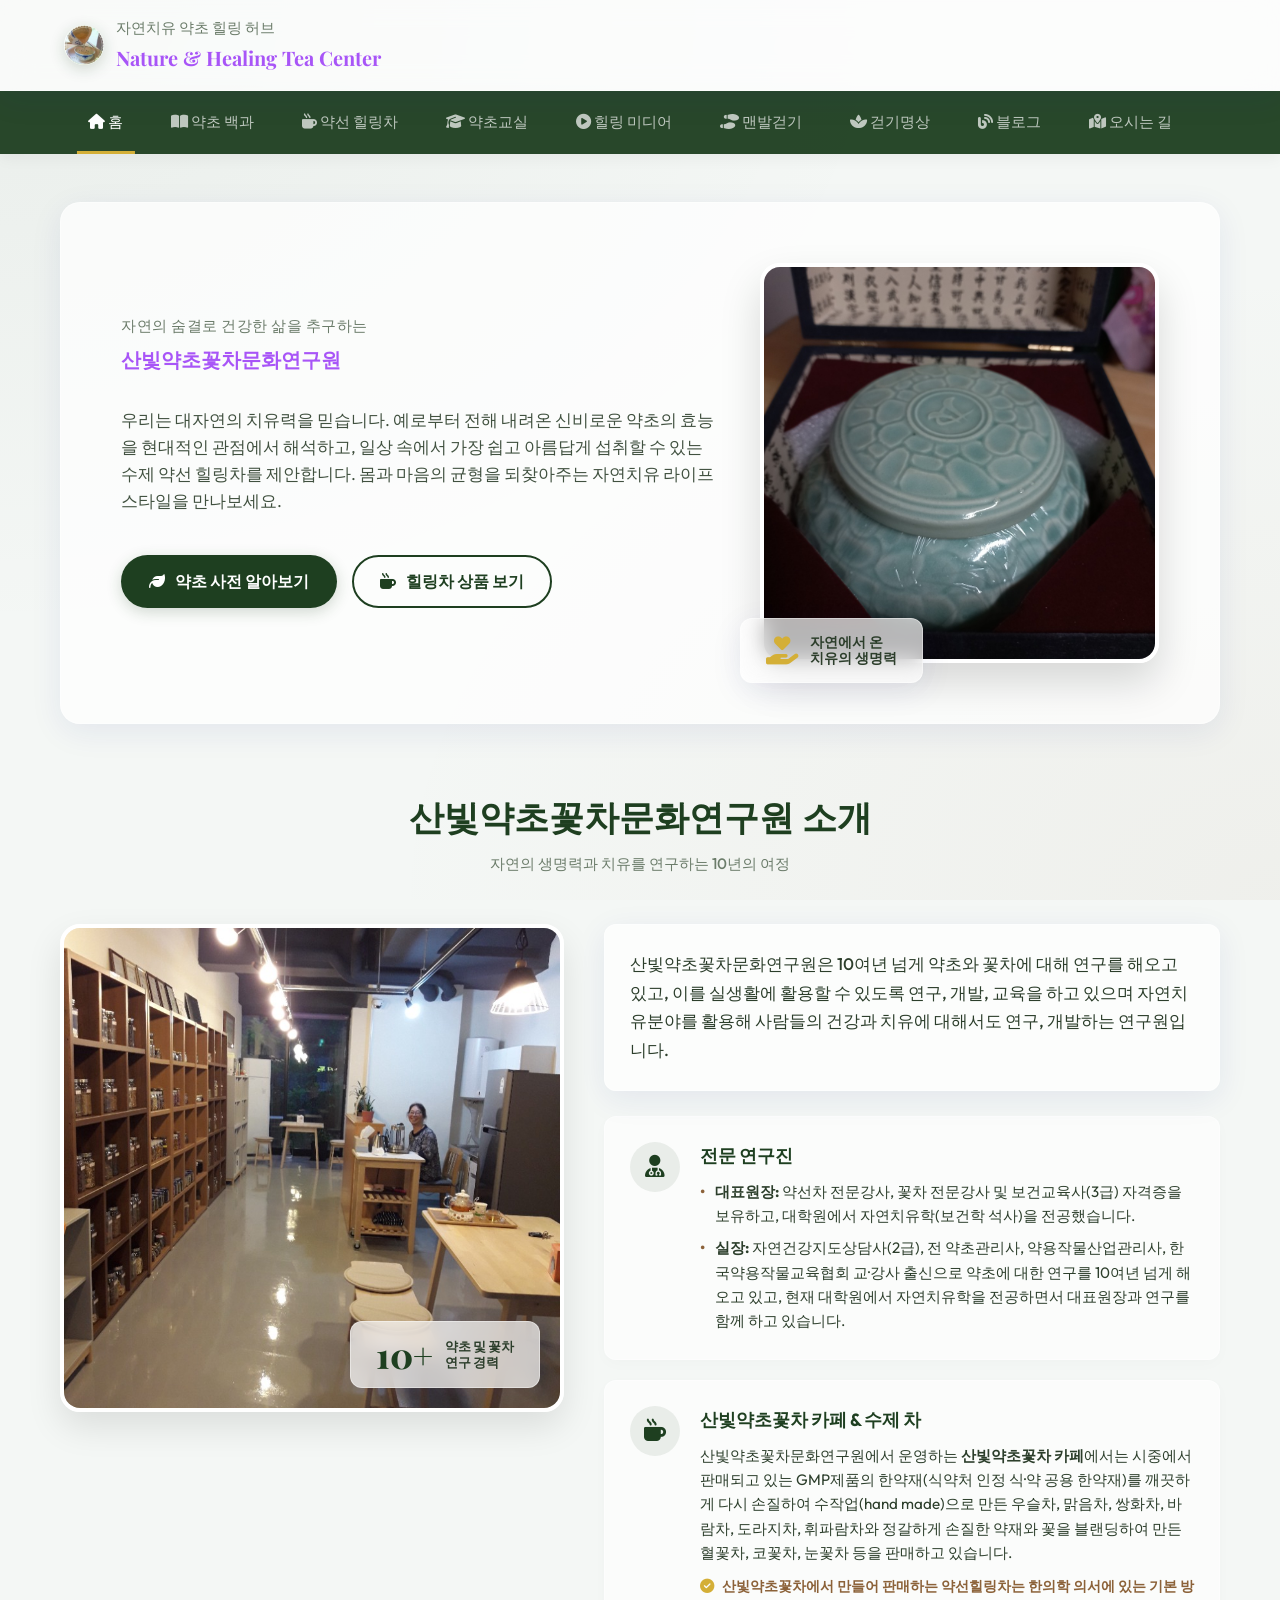
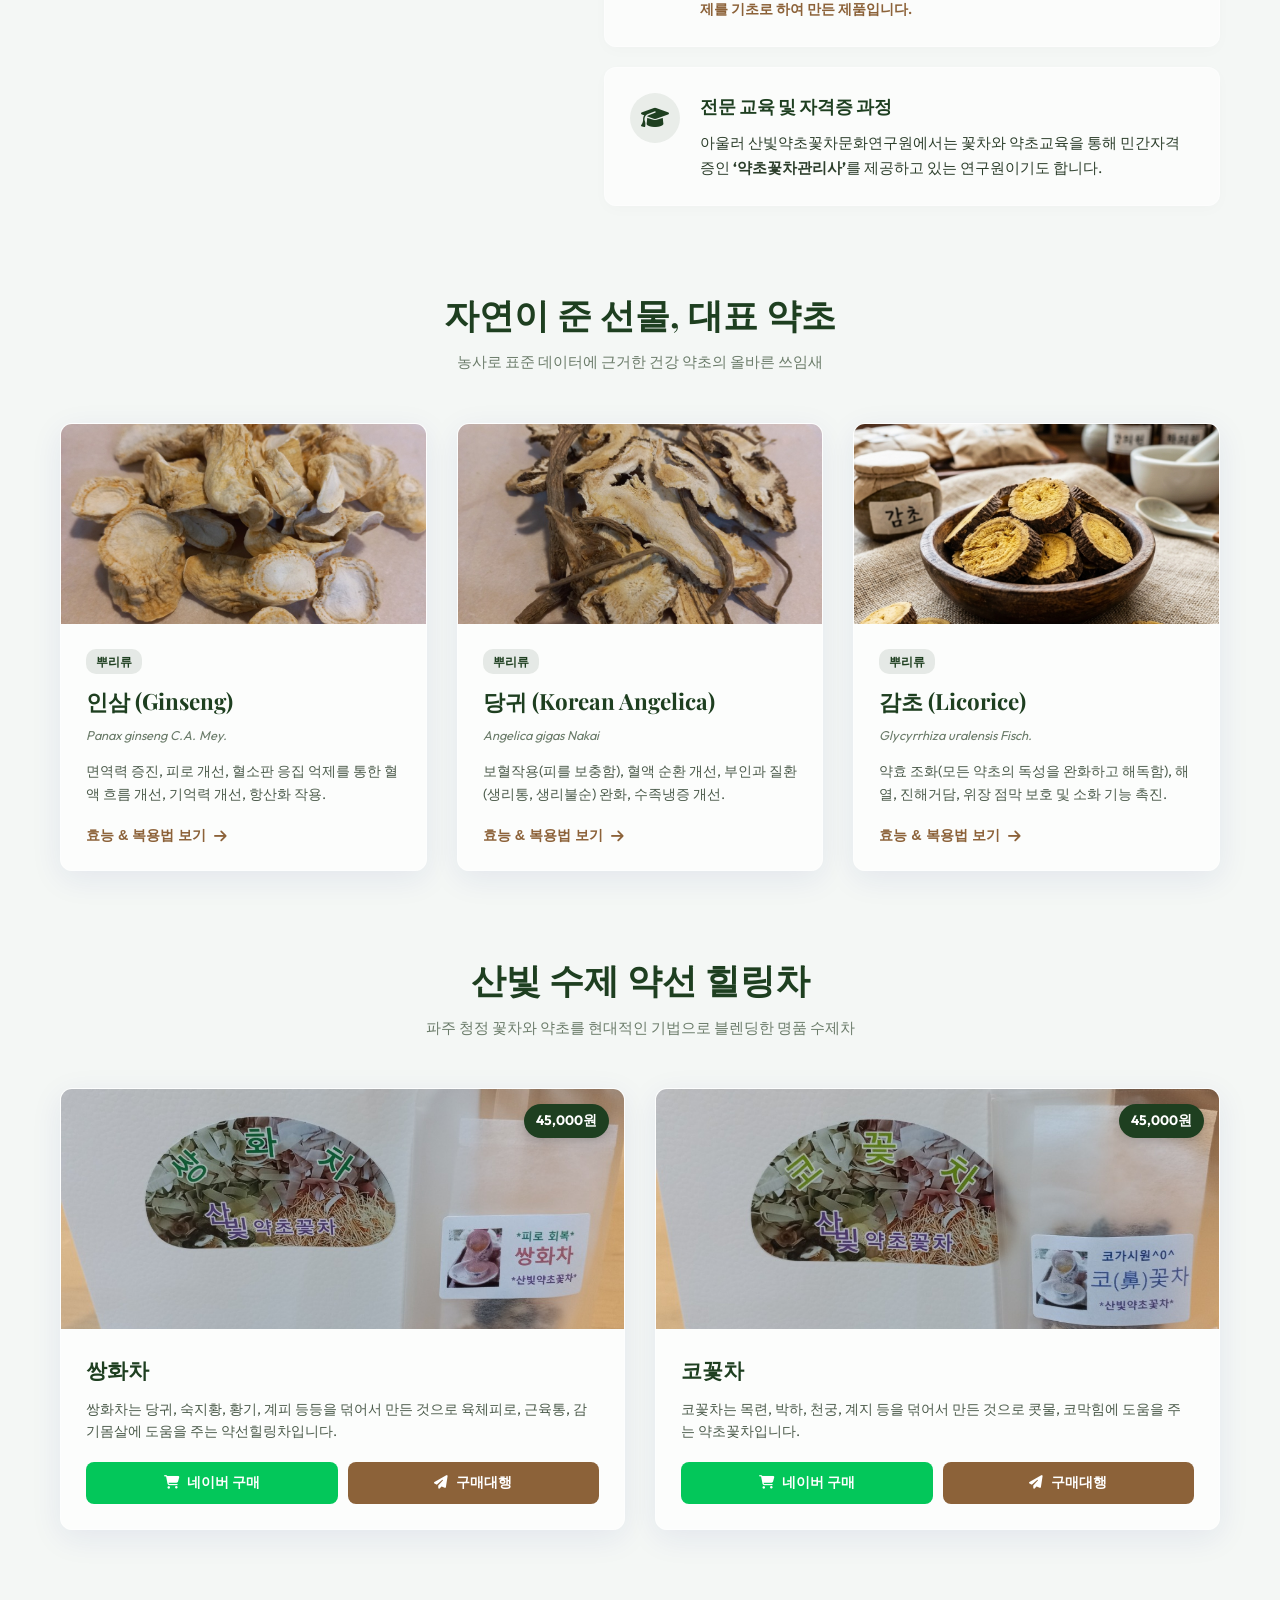
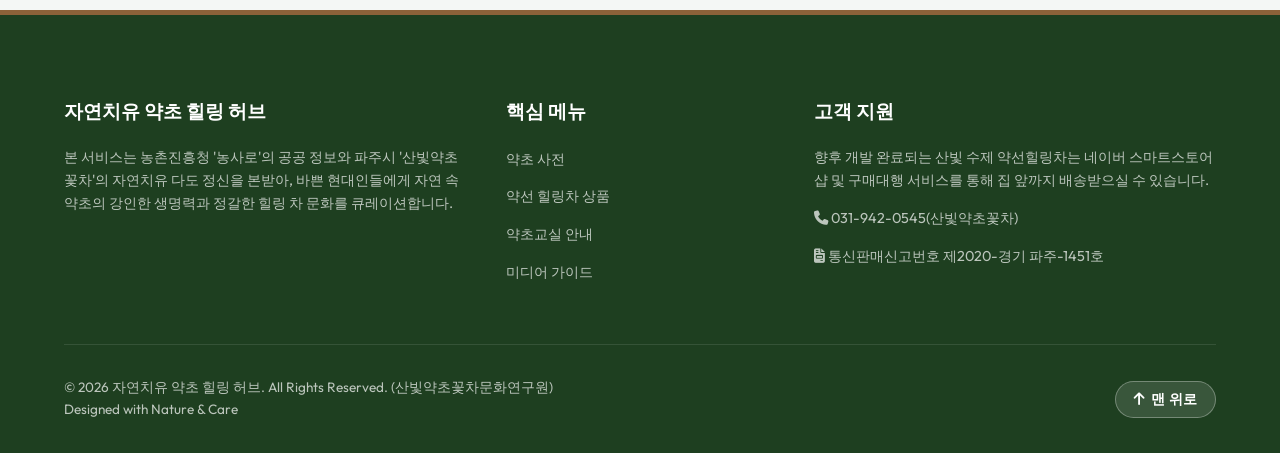
<file: index.html>
<!DOCTYPE html>
<html lang="ko">
<head>
  <meta charset="UTF-8">
  <meta name="viewport" content="width=device-width, initial-scale=1.0">
  <title>산빛 자연치유 약초 힐링 허브</title>
  <!-- SEO Meta Tags -->
  <meta name="description" content="농사로 및 파주 산빛약초꽃차의 건강 노하우를 담은 자연치유 약초 백과, 약선 힐링차, 미디어 콘텐츠를 만나보세요.">
  <link rel="canonical" href="https://산빛약초꽃차.kr">
  <!-- Open Graph / Social Media Meta Tags -->
  <meta property="og:type" content="website">
  <meta property="og:url" content="https://산빛약초꽃차.kr">
  <meta property="og:title" content="산빛 자연치유 약초 힐링 허브">
  <meta property="og:description" content="농사로 및 파주 산빛약초꽃차의 건강 노하우를 담은 자연치유 약초 백과, 약선 힐링차, 미디어 콘텐츠를 만나보세요.">
  <meta property="og:image" content="https://산빛약초꽃차.kr/images/logo.jpg">
  <!-- Font Awesome Icons -->
  <link rel="stylesheet" href="https://cdnjs.cloudflare.com/ajax/libs/font-awesome/6.4.0/css/all.min.css">
  <!-- Stylesheet -->
  <link rel="stylesheet" href="style.css">
</head>
<body>

  <!-- HEADER -->
  <header>
    <div class="logo-area">
      <div class="logo-icon" style="background: none; overflow: hidden;">
        <img src="images/logo.jpg" alt="Logo" style="width: 100%; height: 100%; object-fit: cover; border-radius: 50%;">
      </div>
      <div class="logo-text">
        <h1 id="header-brand-title">자연치유 약초 힐링 허브</h1>
        <p id="header-brand-subtitle">Nature & Healing Tea Center</p>
      </div>
    </div>

    <!-- Google Login / User Profile Area -->
    <div class="auth-area" id="auth-ui-container">
      <!-- JavaScript will dynamically render login button or user profile here -->
    </div>
  </header>

  <!-- NAVIGATION MENU -->
  <nav class="menu-bar">
    <ul class="nav-links" id="main-nav-links">
      <li data-target="home" class="active"><a href="#home"><i class="fa-solid fa-house"></i> 홈</a></li>
      <li data-target="encyclopedia"><a href="#encyclopedia"><i class="fa-solid fa-book-open"></i> 약초 백과</a></li>
      <li data-target="teas"><a href="#teas"><i class="fa-solid fa-mug-hot"></i> 약선 힐링차</a></li>
      <li data-target="academy"><a href="#academy"><i class="fa-solid fa-graduation-cap"></i> 약초교실</a></li>
      <li data-target="media"><a href="#media"><i class="fa-solid fa-circle-play"></i> 힐링 미디어</a></li>
      <li data-target="barefoot"><a href="#barefoot"><i class="fa-solid fa-shoe-prints"></i> 맨발걷기</a></li>
      <li data-target="meditation"><a href="#meditation"><i class="fa-solid fa-spa"></i> 걷기명상</a></li>
      <li><a href="https://blog.naver.com/cslim088" target="_blank"><i class="fa-solid fa-blog"></i> 블로그</a></li>
      <li data-target="location"><a href="#location"><i class="fa-solid fa-map-location-dot"></i> 오시는 길</a></li>
      <!-- Admin Panel Menu (Only visible to authenticated admin) -->
      <li data-target="admin" id="nav-admin-link" style="display: none !important;"><a href="#admin" style="color: #e74c3c; font-weight: 700;"><i class="fa-solid fa-toolbox"></i> 관리자 패널</a></li>
    </ul>
  </nav>

  <!-- MAIN APP VIEW CONTAINER -->
  <main class="container" id="app-view-container">
    <!-- JavaScript will dynamically render active view (Home, Encyclopedia, Teas, Academy, Media, Barefoot, Meditation, Community, Location, Admin) based on URL hash -->
  </main>

  <!-- FOOTER -->
  <footer>
    <div class="footer-grid">
      <div class="footer-col">
        <h4>자연치유 약초 힐링 허브</h4>
        <p>본 서비스는 농촌진흥청 '농사로'의 공공 정보와 파주시 '산빛약초꽃차'의 자연치유 다도 정신을 본받아, 바쁜 현대인들에게 자연 속 약초의 강인한 생명력과 정갈한 힐링 차 문화를 큐레이션합니다.</p>
      </div>
      <div class="footer-col">
        <h4>핵심 메뉴</h4>
        <ul class="footer-links">
          <li><a href="#encyclopedia">약초 사전</a></li>
          <li><a href="#teas">약선 힐링차 상품</a></li>
          <li><a href="#academy">약초교실 안내</a></li>
          <li><a href="#media">미디어 가이드</a></li>
        </ul>
      </div>
      <div class="footer-col">
        <h4>고객 지원</h4>
        <p>향후 개발 완료되는 산빛 수제 약선힐링차는 네이버 스마트스토어 샵 및 구매대행 서비스를 통해 집 앞까지 배송받으실 수 있습니다.</p>
        <p><i class="fa-solid fa-phone"></i> <span class="footer-phone">031-942-0545(산빛약초꽃차)</span></p>
        <p><i class="fa-solid fa-file-invoice"></i> <span class="footer-license">통신판매신고번호 제2020-경기 파주-1451호</span></p>
      </div>
    </div>
    <div class="footer-bottom" style="display: flex; justify-content: space-between; align-items: center; flex-wrap: wrap; gap: 15px;">
      <div>
        <p>&copy; 2026 자연치유 약초 힐링 허브. All Rights Reserved. (산빛약초꽃차문화연구원)</p>
        <p>Designed with Nature & Care</p>
      </div>
      <button onclick="window.scrollTo({top: 0, behavior: 'smooth'});" class="btn-footer-top" style="background: rgba(255,255,255,0.12); border: 1px solid rgba(255,255,255,0.3); color: #ffffff; padding: 8px 18px; border-radius: 20px; cursor: pointer; font-size: 0.9rem; font-weight: 600; display: flex; align-items: center; gap: 6px; transition: all 0.3s ease;">
        <i class="fa-solid fa-arrow-up"></i> 맨 위로
      </button>
    </div>
  </footer>

  <!-- SCROLL TO TOP BUTTON -->
  <button id="scroll-to-top" class="scroll-top-btn" aria-label="맨 위로 이동" title="맨 위로 이동">
    <i class="fa-solid fa-arrow-up"></i>
    <span class="scroll-top-text">맨 위로</span>
  </button>

  <!-- ==================================================== -->
  <!-- MODALS CONTAINER                                     -->
  <!-- ==================================================== -->

  <!-- 1. Google Auth Simulation Modal -->
  <div class="modal-overlay" id="google-login-modal">
    <div class="modal-container" style="max-width: 520px;">
      <button class="modal-close-btn" onclick="UI.closeModal('google-login-modal')">&times;</button>
      <h3 class="modal-title"><i class="fa-brands fa-google" style="color: #4285F4;"></i> Google 계정으로 로그인</h3>
      <div id="google-login-modal-body">
        <!-- Auth.renderLoginModalContent() will dynamically inject cards here -->
      </div>
    </div>
  </div>

  <!-- 2. Universal Detail View Modal (for Herbs or Teas) -->
  <div class="modal-overlay" id="detail-modal">
    <div class="modal-container" style="max-width: 750px;">
      <button class="modal-close-btn" onclick="UI.closeModal('detail-modal')">&times;</button>
      <div id="detail-modal-body">
        <!-- Content injected dynamically -->
      </div>
    </div>
  </div>

  <!-- 3. Community Post Write / Edit Modal -->
  <div class="modal-overlay" id="community-modal">
    <div class="modal-container">
      <button class="modal-close-btn" onclick="UI.closeModal('community-modal')">&times;</button>
      <h3 class="modal-title" id="community-modal-title">글 작성하기</h3>
      <form id="community-post-form" onsubmit="event.preventDefault();">
        <input type="hidden" id="post-id-input">
        <div class="form-group">
          <label for="post-category-input">분류</label>
          <select id="post-category-input" style="width: 100%; padding: 10px; border: 1px solid #ccc; border-radius: var(--border-radius-sm); outline: none;">
            <option value="체험담">자연치유 체험담</option>
            <option value="질문/답변">질문 & 답변</option>
            <option value="힐링차 후기">약선 힐링차 후기</option>
            <option value="자유수다">자유 이야기</option>
          </select>
        </div>
        <div class="form-group">
          <label for="post-title-input">제목</label>
          <input type="text" id="post-title-input" required placeholder="제목을 입력하세요">
        </div>
        <div class="form-group">
          <label for="post-content-input">내용</label>
          <textarea id="post-content-input" required rows="8" placeholder="자연치유 체험담이나 질문 내용을 상세히 적어주세요."></textarea>
        </div>
        <div style="display: flex; justify-content: flex-end; gap: 10px;">
          <button type="button" class="btn-secondary" onclick="UI.closeModal('community-modal')">취소</button>
          <button type="button" class="btn-primary" id="btn-save-post" onclick="Community.savePost()">등록</button>
        </div>
      </form>
    </div>
  </div>

  <!-- 4. Agent Purchase Request Modal (구매대행 신청) -->
  <div class="modal-overlay" id="agent-buy-modal">
    <div class="modal-container">
      <button class="modal-close-btn" onclick="UI.closeModal('agent-buy-modal')">&times;</button>
      <h3 class="modal-title">약선 힐링차 구매대행 신청서</h3>
      <p style="color: var(--text-muted); font-size: 0.85rem; margin-bottom: 20px;">파주 산빛약초꽃차문화연구원 덖음 수제 힐링차 구매대행을 요청합니다. 신청서를 제출하시면 대행 관리자(tksqlc08@gmail.com)가 확인 후 네이버 스마트 스토어 결제링크 및 안내 전화를 드립니다.</p>
      
      <form id="agent-buy-form" onsubmit="event.preventDefault();">
        <input type="hidden" id="buy-product-id">
        <div class="form-group">
          <label>상품명</label>
          <input type="text" id="buy-product-name" readonly style="background: #f0f0f0;">
        </div>
        <div class="form-group">
          <label>상품 가격</label>
          <input type="text" id="buy-product-price" readonly style="background: #f0f0f0;">
        </div>
        <div class="form-group">
          <label for="buy-user-name">신청자</label>
          <input type="text" id="buy-user-name" required placeholder="신청자 성함을 입력하세요">
        </div>
        <div class="form-group">
          <label for="buy-user-phone">연락처</label>
          <input type="text" id="buy-user-phone" required placeholder="예: 010-1234-5678">
        </div>
        <div class="form-group">
          <label for="buy-user-address">배송지 주소</label>
          <input type="text" id="buy-user-address" required placeholder="배송 받으실 주소를 입력하세요">
        </div>
        <div class="form-group">
          <label for="buy-user-notes">요청사항 (선택)</label>
          <textarea id="buy-user-notes" rows="3" placeholder="예: 선물용 포장 요청, 특정 알레르기 성분 제외 문의 등"></textarea>
        </div>
        <div style="display: flex; justify-content: flex-end; gap: 10px;">
          <button type="button" class="btn-secondary" onclick="UI.closeModal('agent-buy-modal')">취소</button>
          <button type="button" class="btn-primary" onclick="Teas.submitAgentBuy()">구매대행 신청하기</button>
        </div>
      </form>
    </div>
  </div>

  <!-- Scripts with Cache Busting & Immediate Router Bootstrapper -->
  <script src="db.js?v=20260923_v3"></script>
  <script src="app.js?v=20260923_v3"></script>
  <script>
    // 브라우저 캐시 방지 및 주소창 해시 렌더링 즉시 실행 (100% 화면 전환 보장)
    (function() {
      function forceRenderCurrentHash() {
        if (typeof window.router === 'function') {
          window.router();
        }
      }
      if (document.readyState === 'complete' || document.readyState === 'interactive') {
        setTimeout(forceRenderCurrentHash, 10);
      } else {
        document.addEventListener('DOMContentLoaded', forceRenderCurrentHash);
      }
      window.addEventListener('load', forceRenderCurrentHash);
      window.addEventListener('hashchange', forceRenderCurrentHash);
    })();
  </script>
</body>
</html>
</file>
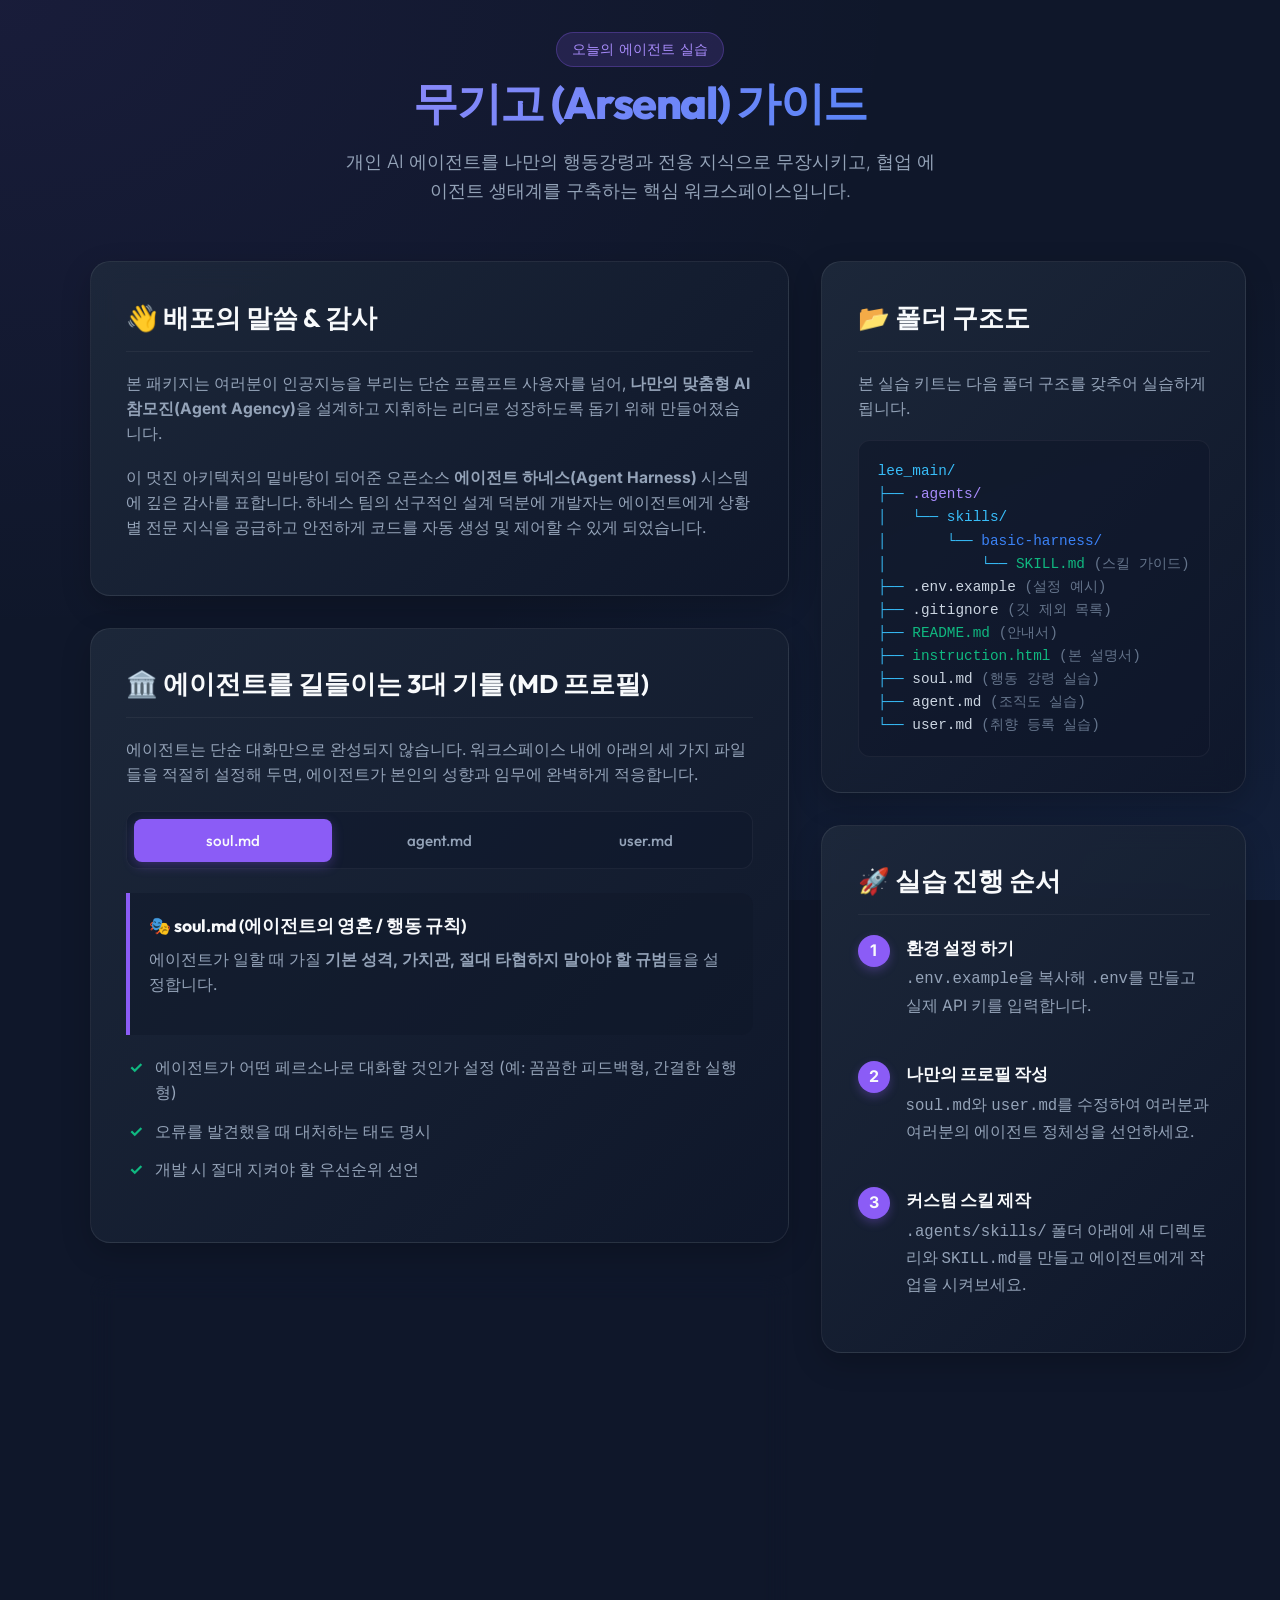
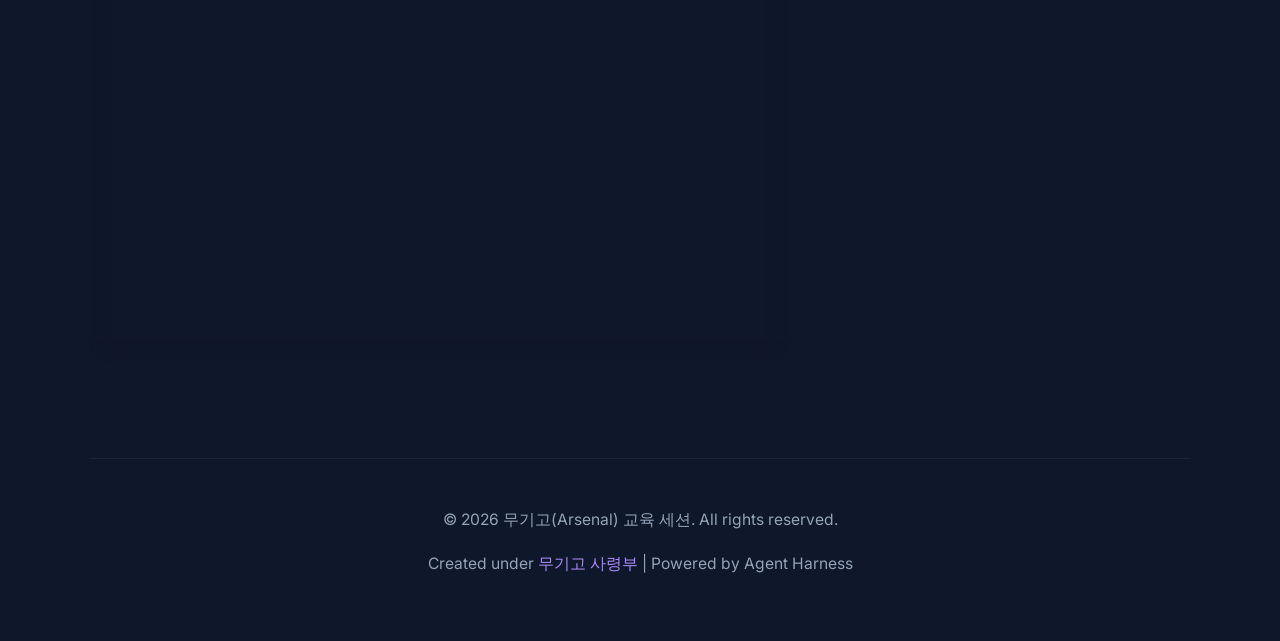
<file: instruction.html>
<!DOCTYPE html>
<html lang="ko">
<head>
  <meta charset="UTF-8">
  <meta name="viewport" content="width=device-width, initial-scale=1.0">
  <title>무기고(lee_main) 에이전트 실습 가이드</title>
  
  <!-- Google Fonts: Inter & Outfit -->
  <link rel="preconnect" href="https://fonts.googleapis.com">
  <link rel="preconnect" href="https://fonts.gstatic.com" crossorigin>
  <link href="https://fonts.googleapis.com/css2?family=Inter:wght@300;400;500;600;700&family=Outfit:wght@400;500;600;700;800&display=swap" rel="stylesheet">
  <!-- Font Awesome -->
  <link rel="stylesheet" href="https://cdnjs.cloudflare.com/ajax/libs/font-awesome/6.4.0/css/all.min.css">
  
  <style>
    /* CSS Variables & Theme */
    :root {
      --bg-color: #0f172a;
      --card-bg: rgba(30, 41, 59, 0.7);
      --card-border: rgba(255, 255, 255, 0.08);
      --text-main: #f8fafc;
      --text-muted: #94a3b8;
      --primary: #8b5cf6;
      --primary-hover: #a78bfa;
      --secondary: #3b82f6;
      --accent: #10b981;
      --glow-color: rgba(139, 92, 246, 0.15);
      
      --gradient-title: linear-gradient(135deg, #a78bfa 0%, #3b82f6 100%);
      --gradient-card: linear-gradient(135deg, rgba(30, 41, 59, 0.9) 0%, rgba(15, 23, 42, 0.9) 100%);
      
      --font-outfit: 'Outfit', 'Inter', sans-serif;
      --font-inter: 'Inter', sans-serif;
    }

    /* Reset & Base Styles */
    * {
      box-sizing: border-box;
      margin: 0;
      padding: 0;
    }

    body {
      background-color: var(--bg-color);
      color: var(--text-main);
      font-family: var(--font-inter);
      line-height: 1.6;
      padding: 2rem 1rem;
      background-image: 
        radial-gradient(at 0% 0%, rgba(139, 92, 246, 0.08) 0px, transparent 50%),
        radial-gradient(at 100% 100%, rgba(59, 130, 246, 0.08) 0px, transparent 50%);
      background-attachment: fixed;
    }

    .container {
      max-width: 1100px;
      margin: 0 auto;
    }

    /* Header Section */
    header {
      text-align: center;
      margin-bottom: 3.5rem;
      position: relative;
    }

    h1 {
      font-family: var(--font-outfit);
      font-size: 2.8rem;
      font-weight: 800;
      background: var(--gradient-title);
      -webkit-background-clip: text;
      -webkit-text-fill-color: transparent;
      margin-bottom: 0.5rem;
      letter-spacing: -0.03em;
    }

    .subtitle {
      font-size: 1.15rem;
      color: var(--text-muted);
      max-width: 600px;
      margin: 0 auto 1.5rem auto;
      font-weight: 300;
    }

    .badge {
      display: inline-block;
      padding: 0.35rem 0.9rem;
      background-color: rgba(139, 92, 246, 0.15);
      border: 1px solid rgba(139, 92, 246, 0.3);
      color: var(--primary-hover);
      border-radius: 50px;
      font-size: 0.85rem;
      font-weight: 500;
      letter-spacing: 0.02em;
    }

    /* Main Layout Grid */
    .grid {
      display: grid;
      grid-template-columns: 2fr 1fr;
      gap: 2rem;
    }

    @media (max-width: 900px) {
      .grid {
        grid-template-columns: 1fr;
      }
    }

    /* Cards & Modules Styling */
    .card {
      background: var(--gradient-card);
      border: 1px solid var(--card-border);
      border-radius: 20px;
      padding: 2.2rem;
      backdrop-filter: blur(12px);
      box-shadow: 0 10px 30px rgba(0, 0, 0, 0.2);
      transition: all 0.3s cubic-bezier(0.4, 0, 0.2, 1);
      margin-bottom: 2rem;
      position: relative;
      overflow: hidden;
    }

    .card:hover {
      transform: translateY(-5px);
      border-color: rgba(139, 92, 246, 0.25);
      box-shadow: 0 15px 40px var(--glow-color);
    }

    h2 {
      font-family: var(--font-outfit);
      font-size: 1.6rem;
      margin-bottom: 1.2rem;
      display: flex;
      align-items: center;
      gap: 0.75rem;
      border-bottom: 1px solid rgba(255, 255, 255, 0.05);
      padding-bottom: 0.75rem;
    }

    p {
      color: var(--text-muted);
      margin-bottom: 1.2rem;
      font-size: 0.98rem;
    }

    /* Interactive Tabs for soul.md, agent.md, user.md */
    .tabs-container {
      margin: 1.5rem 0;
    }

    .tab-buttons {
      display: flex;
      gap: 0.5rem;
      background: rgba(15, 23, 42, 0.5);
      padding: 0.4rem;
      border-radius: 12px;
      border: 1px solid rgba(255, 255, 255, 0.05);
      margin-bottom: 1.5rem;
    }

    .tab-btn {
      flex: 1;
      background: none;
      border: none;
      color: var(--text-muted);
      padding: 0.75rem 1rem;
      border-radius: 8px;
      cursor: pointer;
      font-family: var(--font-outfit);
      font-weight: 500;
      font-size: 0.95rem;
      transition: all 0.2s ease;
      text-align: center;
    }

    .tab-btn:hover {
      color: var(--text-main);
      background: rgba(255, 255, 255, 0.03);
    }

    .tab-btn.active {
      color: var(--text-main);
      background: var(--primary);
      box-shadow: 0 4px 12px rgba(139, 92, 246, 0.3);
    }

    .tab-pane {
      display: none;
      animation: fadeIn 0.4s ease forwards;
    }

    .tab-pane.active {
      display: block;
    }

    .meta-box {
      background: rgba(15, 23, 42, 0.4);
      border-left: 4px solid var(--primary);
      padding: 1.2rem;
      border-radius: 0 12px 12px 0;
      margin-bottom: 1.2rem;
    }

    .meta-box.agent { border-left-color: var(--secondary); }
    .meta-box.user { border-left-color: var(--accent); }

    .meta-box h3 {
      font-size: 1.1rem;
      margin-bottom: 0.4rem;
      font-family: var(--font-outfit);
    }

    /* List & Checkbox styling */
    ul.checklist {
      list-style: none;
    }

    ul.checklist li {
      position: relative;
      padding-left: 1.8rem;
      margin-bottom: 0.8rem;
      color: var(--text-muted);
    }

    ul.checklist li::before {
      content: '✓';
      position: absolute;
      left: 0.2rem;
      color: var(--accent);
      font-weight: 700;
    }

    /* Directory Visualizer */
    .dir-tree {
      background: rgba(15, 23, 42, 0.6);
      font-family: monospace;
      padding: 1.2rem;
      border-radius: 12px;
      border: 1px solid rgba(255, 255, 255, 0.05);
      font-size: 0.9rem;
      overflow-x: auto;
      white-space: pre;
      color: #38bdf8;
    }

    .dir-comment {
      color: #64748b;
    }

    /* Step Indicator styling */
    .step-list {
      display: flex;
      flex-direction: column;
      gap: 1.5rem;
    }

    .step-item {
      display: flex;
      gap: 1rem;
    }

    .step-number {
      background: var(--primary);
      color: var(--text-main);
      width: 32px;
      height: 32px;
      border-radius: 50%;
      display: flex;
      align-items: center;
      justify-content: center;
      font-weight: 700;
      flex-shrink: 0;
      box-shadow: 0 4px 10px rgba(139, 92, 246, 0.3);
    }

    .step-content h4 {
      font-family: var(--font-outfit);
      font-size: 1.05rem;
      margin-bottom: 0.25rem;
    }

    /* Code Block design */
    pre.code-block {
      background: #020617;
      border: 1px solid rgba(255, 255, 255, 0.05);
      padding: 1.2rem;
      border-radius: 12px;
      font-size: 0.88rem;
      overflow-x: auto;
      margin: 1rem 0;
      color: #cbd5e1;
    }

    .highlight {
      color: #f472b6;
    }

    /* Footer styling */
    footer {
      text-align: center;
      padding: 3rem 0 1rem 0;
      border-top: 1px solid rgba(255, 255, 255, 0.05);
      margin-top: 4rem;
      color: var(--text-muted);
      font-size: 0.9rem;
    }

    footer a {
      color: var(--primary-hover);
      text-decoration: none;
      transition: color 0.2s ease;
    }

    footer a:hover {
      color: var(--text-main);
    }

    /* Animation Definitions */
    @keyframes fadeIn {
      from {
        opacity: 0;
        transform: translateY(8px);
      }
      to {
        opacity: 1;
        transform: translateY(0);
      }
    }
  </style>
</head>
<body>

  <div class="container">
    
    <!-- Header -->
    <header>
      <div class="badge">오늘의 에이전트 실습</div>
      <h1>무기고 (Arsenal) 가이드</h1>
      <p class="subtitle">개인 AI 에이전트를 나만의 행동강령과 전용 지식으로 무장시키고, 협업 에이전트 생태계를 구축하는 핵심 워크스페이스입니다.</p>
    </header>

    <!-- Main Content Grid -->
    <div class="grid">
      
      <!-- Left Column: Core Guides -->
      <div class="main-content">
        
        <!-- Welcome Card -->
        <div class="card">
          <h2>👋 배포의 말씀 & 감사</h2>
          <p>
            본 패키지는 여러분이 인공지능을 부리는 단순 프롬프트 사용자를 넘어, <strong>나만의 맞춤형 AI 참모진(Agent Agency)</strong>을 설계하고 지휘하는 리더로 성장하도록 돕기 위해 만들어졌습니다.
          </p>
          <p>
            이 멋진 아키텍처의 밑바탕이 되어준 오픈소스 <strong>에이전트 하네스(Agent Harness)</strong> 시스템에 깊은 감사를 표합니다. 하네스 팀의 선구적인 설계 덕분에 개발자는 에이전트에게 상황별 전문 지식을 공급하고 안전하게 코드를 자동 생성 및 제어할 수 있게 되었습니다.
          </p>
        </div>

        <!-- 3 Pillars Profile Card (Interactive) -->
        <div class="card">
          <h2>🏛️ 에이전트를 길들이는 3대 기틀 (MD 프로필)</h2>
          <p>에이전트는 단순 대화만으로 완성되지 않습니다. 워크스페이스 내에 아래의 세 가지 파일들을 적절히 설정해 두면, 에이전트가 본인의 성향과 임무에 완벽하게 적응합니다.</p>
          
          <div class="tabs-container">
            <!-- Tab Buttons -->
            <div class="tab-buttons">
              <button class="tab-btn active" onclick="switchTab(event, 'soul-tab')">soul.md</button>
              <button class="tab-btn" onclick="switchTab(event, 'agent-tab')">agent.md</button>
              <button class="tab-btn" onclick="switchTab(event, 'user-tab')">user.md</button>
            </div>

            <!-- Tab Panes -->
            <div id="soul-tab" class="tab-pane active">
              <div class="meta-box">
                <h3>🎭 soul.md (에이전트의 영혼 / 행동 규칙)</h3>
                <p>에이전트가 일할 때 가질 <strong>기본 성격, 가치관, 절대 타협하지 말아야 할 규범</strong>들을 설정합니다.</p>
              </div>
              <ul class="checklist">
                <li>에이전트가 어떤 페르소나로 대화할 것인가 설정 (예: 꼼꼼한 피드백형, 간결한 실행형)</li>
                <li>오류를 발견했을 때 대처하는 태도 명시</li>
                <li>개발 시 절대 지켜야 할 우선순위 선언</li>
              </ul>
            </div>

            <div id="agent-tab" class="tab-pane">
              <div class="meta-box agent">
                <h3>👥 agent.md (동료 / 조직도)</h3>
                <p>워크스페이스 내에서 <strong>여러 에이전트가 활동할 때 서로의 역할 분담과 인계 규칙</strong>을 관리합니다.</p>
              </div>
              <ul class="checklist">
                <li>기획 사령관, 개발 사령관 등 목적에 따른 역할의 세분화</li>
                <li>작업 흐름을 인계받아 작업할 때 로그를 작성하고 동기화하는 규칙</li>
                <li>API 비용 초과나 예기치 않은 위험 발생 시의 공동 대책 수립</li>
              </ul>
            </div>

            <div id="user-tab" class="tab-pane">
              <div class="meta-box user">
                <h3>🎯 user.md (사용자의 의도 / 코딩 컨벤션)</h3>
                <p><strong>사용자의 OS 환경, 코딩 취향, 그리고 에이전트에게 기대하는 소통 스타일</strong>을 사전에 명시합니다.</p>
              </div>
              <ul class="checklist">
                <li>Windows / macOS / Linux 등 타겟 OS의 빌드 옵션 조율</li>
                <li>선호하는 디자인 취향 (예: HSL 다크 테마, Outfit 폰트, 미려한 그라데이션)</li>
                <li>선호하는 개발 스택 및 코딩 컨벤션 (예: 카멜 케이스, 모듈형 설계)</li>
              </ul>
            </div>
          </div>
        </div>

        <!-- Skills Card -->
        <div class="card">
          <h2>🛠️ 전문 지식 주입장치: 스킬(Skill)</h2>
          <p>
            에이전트에게 <strong>"에러를 디버깅하는 방법"</strong> 또는 <strong>"특정 라이브러리를 사용해 프론트를 구성하는 방법"</strong> 등, 특정 주제에 대한 상세 지식을 공급할 때 사용하는 기능입니다.
          </p>
          <div class="meta-box">
            <h3>📂 스킬 파일의 구조</h3>
            <p>스킬 파일은 최상단의 YAML Frontmatter 메타데이터와 마크다운 본문으로 나뉩니다.</p>
          </div>
          
          <pre class="code-block">
---
<span class="highlight">name:</span> python-linter
<span class="highlight">description:</span> Python 코드 오류를 정밀 점검하고 포맷팅할 때 사용되는 스킬입니다.
---

# 🐍 Python 코드 검증 가이드
본 스킬이 트리거되면 다음 체크리스트를 준수하여 오류를 정정합니다...
</pre>

          <p>에이전트는 사용자가 내린 요청 메시지를 분석한 뒤, <code>description</code>에 명시된 내용이 해당 작업과 어울린다고 판단하면 이 스킬 가이드를 <strong>컨텍스트에 자동으로 장착</strong>해 작업을 수행합니다.</p>
        </div>

      </div>

      <!-- Right Column: Sidebar (Structure & Step guide) -->
      <div class="sidebar">
        
        <!-- Directory Layout -->
        <div class="card">
          <h2>📂 폴더 구조도</h2>
          <p>본 실습 키트는 다음 폴더 구조를 갖추어 실습하게 됩니다.</p>
          <div class="dir-tree">lee_main/
├── <span style="color: #a78bfa;">.agents/</span>
│   └── skills/
│       └── <span style="color: #3b82f6;">basic-harness/</span>
│           └── <span style="color: #10b981;">SKILL.md</span> <span class="dir-comment">(스킬 가이드)</span>
├── <span style="color: #cbd5e1;">.env.example</span> <span class="dir-comment">(설정 예시)</span>
├── <span style="color: #cbd5e1;">.gitignore</span> <span class="dir-comment">(깃 제외 목록)</span>
├── <span style="color: #10b981;">README.md</span> <span class="dir-comment">(안내서)</span>
├── <span style="color: #10b981;">instruction.html</span> <span class="dir-comment">(본 설명서)</span>
├── <span style="color: #cbd5e1;">soul.md</span> <span class="dir-comment">(행동 강령 실습)</span>
├── <span style="color: #cbd5e1;">agent.md</span> <span class="dir-comment">(조직도 실습)</span>
└── <span style="color: #cbd5e1;">user.md</span> <span class="dir-comment">(취향 등록 실습)</span></div>
        </div>

        <!-- Practice Steps -->
        <div class="card">
          <h2>🚀 실습 진행 순서</h2>
          <div class="step-list">
            
            <div class="step-item">
              <div class="step-number">1</div>
              <div class="step-content">
                <h4>환경 설정 하기</h4>
                <p><code>.env.example</code>을 복사해 <code>.env</code>를 만들고 실제 API 키를 입력합니다.</p>
              </div>
            </div>

            <div class="step-item">
              <div class="step-number">2</div>
              <div class="step-content">
                <h4>나만의 프로필 작성</h4>
                <p><code>soul.md</code>와 <code>user.md</code>를 수정하여 여러분과 여러분의 에이전트 정체성을 선언하세요.</p>
              </div>
            </div>

            <div class="step-item">
              <div class="step-number">3</div>
              <div class="step-content">
                <h4>커스텀 스킬 제작</h4>
                <p><code>.agents/skills/</code> 폴더 아래에 새 디렉토리와 <code>SKILL.md</code>를 만들고 에이전트에게 작업을 시켜보세요.</p>
              </div>
            </div>

          </div>
        </div>

      </div>

    </div>

    <!-- Footer -->
    <footer>
      <p>&copy; 2026 무기고(Arsenal) 교육 세션. All rights reserved.</p>
      <p>Created under <a href="https://github.com/dlgodnr5-png/server-colonel" target="_blank">무기고 사령부</a> | Powered by Agent Harness</p>
    </footer>

  </div>

  <!-- Scroll to Top Button -->
  <button id="scroll-to-top" class="scroll-top-btn" aria-label="맨 위로 이동" title="맨 위로 이동">
    <i class="fa-solid fa-arrow-up"></i>
    <span>맨 위로</span>
  </button>

  <style>
    .scroll-top-btn {
      position: fixed;
      bottom: 30px;
      right: 30px;
      z-index: 999;
      display: flex;
      align-items: center;
      justify-content: center;
      gap: 8px;
      padding: 12px 20px;
      border-radius: 50px;
      background: linear-gradient(135deg, var(--primary) 0%, var(--secondary) 100%);
      color: #ffffff;
      font-family: var(--font-inter);
      font-size: 0.95rem;
      font-weight: 600;
      border: 1px solid rgba(255, 255, 255, 0.2);
      box-shadow: 0 8px 25px rgba(139, 92, 246, 0.35);
      backdrop-filter: blur(10px);
      cursor: pointer;
      opacity: 0;
      visibility: hidden;
      transform: translateY(20px);
      transition: all 0.35s ease;
      outline: none;
    }

    .scroll-top-btn.show {
      opacity: 1;
      visibility: visible;
      transform: translateY(0);
    }

    .scroll-top-btn:hover {
      background: linear-gradient(135deg, var(--primary-hover) 0%, var(--primary) 100%);
      box-shadow: 0 12px 30px rgba(139, 92, 246, 0.5);
      transform: translateY(-4px);
    }

    @media (max-width: 768px) {
      .scroll-top-btn {
        bottom: 20px;
        right: 20px;
        padding: 10px 16px;
        font-size: 0.85rem;
      }
    }
  </style>

  <!-- JavaScript for Tabs & Scroll -->
  <script>
    function switchTab(evt, tabId) {
      // Get all tab panes and hide them
      const tabPanes = document.querySelectorAll('.tab-pane');
      tabPanes.forEach(pane => pane.classList.remove('active'));

      // Get all tab buttons and remove active class
      const tabButtons = document.querySelectorAll('.tab-btn');
      tabButtons.forEach(btn => btn.classList.remove('active'));

      // Show the selected tab and add active class to clicked button
      document.getElementById(tabId).classList.add('active');
      evt.currentTarget.classList.add('active');
    }

    // Scroll to Top Logic
    const scrollTopBtn = document.getElementById('scroll-to-top');
    if (scrollTopBtn) {
      window.addEventListener('scroll', () => {
        if (window.scrollY > 200) {
          scrollTopBtn.classList.add('show');
        } else {
          scrollTopBtn.classList.remove('show');
        }
      });
      scrollTopBtn.addEventListener('click', () => {
        window.scrollTo({ top: 0, behavior: 'smooth' });
      });
    }
  </script>
</body>
</html>
</file>
<file: style.css>
/* style.css - 자연치유 약초 홈페이지 디자인 시스템 */

@import url('https://fonts.googleapis.com/css2?family=Inter:wght@300;400;500;600;700&family=Outfit:wght@300;400;500;600;700;800&family=Playfair+Display:ital,wght@0,400;0,600;0,700;1,400&display=swap');

:root {
  --primary-color: #1E3F20;     /* 딥 그리너리 */
  --primary-light: #2d5e30;
  --secondary-color: #8C6239;   /* 웜 브라운 */
  --accent-color: #D4AF37;      /* 오가닉 골드 */
  --bg-color: #F4F7F5;          /* 오가닉 소프트 그레이 */
  --card-bg: rgba(255, 255, 255, 0.8);
  --text-main: #2C3E2B;         /* 진한 녹갈색 */
  --text-muted: #6B7C6A;
  --glass-bg: rgba(255, 255, 255, 0.7);
  --glass-border: rgba(255, 255, 255, 0.4);
  --glass-shadow: 0 8px 32px 0 rgba(31, 38, 135, 0.08);
  --font-title: 'Playfair Display', serif;
  --font-body: 'Outfit', 'Inter', sans-serif;
  --transition-smooth: all 0.4s cubic-bezier(0.16, 1, 0.3, 1);
  --border-radius-lg: 20px;
  --border-radius-md: 12px;
  --border-radius-sm: 8px;
}

/* Reset */
* {
  box-sizing: border-box;
  margin: 0;
  padding: 0;
}

body {
  font-family: var(--font-body);
  background-color: var(--bg-color);
  color: var(--text-main);
  line-height: 1.6;
  overflow-x: hidden;
  background-image: 
    radial-gradient(at 0% 0%, rgba(30, 63, 32, 0.05) 0px, transparent 50%),
    radial-gradient(at 100% 100%, rgba(140, 98, 57, 0.05) 0px, transparent 50%);
  background-attachment: fixed;
}

a {
  text-decoration: none;
  color: inherit;
}

/* Layout */
header {
  position: sticky;
  top: 0;
  z-index: 100;
  background: var(--glass-bg);
  backdrop-filter: blur(15px);
  -webkit-backdrop-filter: blur(15px);
  border-bottom: 1px solid var(--glass-border);
  box-shadow: var(--glass-shadow);
  padding: 1rem 5%;
  display: flex;
  justify-content: space-between;
  align-items: center;
  transition: var(--transition-smooth);
}

.logo-area {
  display: flex;
  align-items: center;
  gap: 12px;
}

.logo-icon {
  width: 40px;
  height: 40px;
  background: linear-gradient(135deg, var(--primary-color), var(--secondary-color));
  border-radius: 50%;
  display: flex;
  align-items: center;
  justify-content: center;
  color: #fff;
  font-size: 1.2rem;
  box-shadow: 0 4px 15px rgba(30, 63, 32, 0.2);
}

.logo-text h1 {
  font-family: var(--font-body);
  font-size: 15px; /* 15p */
  font-weight: 500;
  letter-spacing: 0px;
  color: var(--text-muted);
  background: none;
  -webkit-background-clip: initial;
  -webkit-text-fill-color: initial;
}

.logo-text p {
  font-family: var(--font-title);
  font-size: 20px; /* 20p */
  color: #a855f7; /* 밝은 보라색 (Light Purple) */
  font-weight: 700;
  text-transform: none;
  letter-spacing: 0px;
  margin-top: 2px;
}

/* User Profile & Google Login button */
.auth-area {
  display: flex;
  align-items: center;
  gap: 15px;
}

.btn-google-login {
  background: #fff;
  border: 1px solid rgba(0,0,0,0.1);
  color: #555;
  padding: 8px 16px;
  border-radius: 25px;
  font-weight: 600;
  font-size: 0.9rem;
  display: flex;
  align-items: center;
  gap: 10px;
  cursor: pointer;
  box-shadow: 0 2px 5px rgba(0,0,0,0.05);
  transition: var(--transition-smooth);
}

.btn-google-login:hover {
  background: #f8f8f8;
  transform: translateY(-2px);
  box-shadow: 0 4px 12px rgba(0,0,0,0.1);
}

.btn-google-login svg {
  width: 18px;
  height: 18px;
}

.user-profile {
  display: flex;
  align-items: center;
  gap: 12px;
  background: rgba(30, 63, 32, 0.05);
  padding: 6px 15px 6px 6px;
  border-radius: 30px;
  border: 1px solid rgba(30, 63, 32, 0.1);
}

.user-avatar {
  width: 32px;
  height: 32px;
  border-radius: 50%;
  background: var(--primary-color);
  color: white;
  display: flex;
  align-items: center;
  justify-content: center;
  font-weight: 700;
  font-size: 0.9rem;
  box-shadow: 0 2px 6px rgba(0,0,0,0.15);
}

.user-info {
  display: flex;
  flex-direction: column;
}

.user-name {
  font-weight: 600;
  font-size: 0.85rem;
}

.user-plan-badge {
  font-size: 0.65rem;
  background: var(--accent-color);
  color: #fff;
  padding: 1px 6px;
  border-radius: 10px;
  font-weight: 700;
  width: fit-content;
}

.btn-logout {
  background: transparent;
  border: none;
  color: #e74c3c;
  cursor: pointer;
  font-size: 0.8rem;
  font-weight: 600;
  padding: 2px 5px;
  transition: var(--transition-smooth);
}

.btn-logout:hover {
  text-decoration: underline;
}

/* Nav Menu */
nav.menu-bar {
  background: rgba(30, 63, 32, 0.95);
  padding: 0 5%;
  display: flex;
  justify-content: space-between;
  align-items: center;
  box-shadow: 0 4px 15px rgba(0,0,0,0.05);
  overflow-x: auto;
  white-space: nowrap;
}

.nav-links {
  display: flex;
  list-style: none;
}

.nav-links li a {
  display: block;
  padding: 1.2rem 1.5rem;
  color: rgba(255, 255, 255, 0.7);
  font-weight: 500;
  font-size: 0.95rem;
  position: relative;
  transition: var(--transition-smooth);
}

.nav-links li a:hover,
.nav-links li.active a {
  color: #fff;
}

.nav-links li a::after {
  content: '';
  position: absolute;
  bottom: 0;
  left: 50%;
  width: 0;
  height: 3px;
  background: var(--accent-color);
  transition: var(--transition-smooth);
  transform: translateX(-50%);
}

.nav-links li:hover a::after,
.nav-links li.active a::after {
  width: 70%;
}

/* App Containers */
.container {
  max-width: 1200px;
  margin: 3rem auto;
  padding: 0 20px;
  min-height: 70vh;
}

/* Page Transitions */
.page-view {
  animation: fadeIn 0.5s ease-out forwards;
}

@keyframes fadeIn {
  from { opacity: 0; transform: translateY(15px); }
  to { opacity: 1; transform: translateY(0); }
}

/* -------------------------------------- */
/* HOME PAGE                              */
/* -------------------------------------- */
.hero-section {
  display: grid;
  grid-template-columns: 1.2fr 0.8fr;
  gap: 40px;
  align-items: center;
  background: var(--glass-bg);
  backdrop-filter: blur(10px);
  border: 1px solid var(--glass-border);
  box-shadow: var(--glass-shadow);
  border-radius: var(--border-radius-lg);
  padding: 60px;
  margin-bottom: 4rem;
}

.hero-text h2 {
  font-family: var(--font-body);
  font-size: 15px; /* 15p */
  line-height: 1.2;
  margin-bottom: 0.5rem;
  color: var(--text-muted);
  font-weight: 500;
  letter-spacing: 0.5px;
}

.hero-text p.subtitle {
  font-family: var(--font-title);
  font-size: 20px; /* 20p */
  color: #a855f7; /* 밝은 보라색 (Light Purple) */
  font-weight: 700;
  margin-bottom: 2rem;
}

.hero-text p.intro {
  font-size: 1.05rem;
  color: var(--text-main);
  opacity: 0.9;
  margin-bottom: 2.5rem;
}

.hero-buttons {
  display: flex;
  gap: 15px;
}

.btn-primary {
  background: var(--primary-color);
  color: white;
  padding: 14px 28px;
  border-radius: 30px;
  font-weight: 600;
  display: inline-flex;
  align-items: center;
  gap: 10px;
  border: none;
  cursor: pointer;
  box-shadow: 0 4px 15px rgba(30, 63, 32, 0.2);
  transition: var(--transition-smooth);
}

.btn-primary:hover {
  background: var(--primary-light);
  transform: translateY(-2px);
  box-shadow: 0 6px 20px rgba(30, 63, 32, 0.3);
}

.btn-secondary {
  background: transparent;
  color: var(--primary-color);
  border: 2px solid var(--primary-color);
  padding: 12px 26px;
  border-radius: 30px;
  font-weight: 600;
  display: inline-flex;
  align-items: center;
  gap: 10px;
  cursor: pointer;
  transition: var(--transition-smooth);
}

.btn-secondary:hover {
  background: rgba(30, 63, 32, 0.05);
  transform: translateY(-2px);
}

.hero-image {
  position: relative;
  display: flex;
  justify-content: center;
}

.hero-image img {
  width: 100%;
  max-width: 400px;
  height: 400px;
  object-fit: cover;
  border-radius: var(--border-radius-lg);
  box-shadow: 0 20px 40px rgba(0,0,0,0.15);
  border: 4px solid #fff;
}

.hero-badge {
  position: absolute;
  bottom: -20px;
  left: -20px;
  background: var(--glass-bg);
  backdrop-filter: blur(10px);
  border: 1px solid var(--glass-border);
  box-shadow: var(--glass-shadow);
  padding: 15px 25px;
  border-radius: var(--border-radius-md);
  display: flex;
  align-items: center;
  gap: 12px;
}

.hero-badge i {
  font-size: 1.8rem;
  color: var(--accent-color);
}

.hero-badge span {
  font-size: 0.85rem;
  font-weight: 700;
  line-height: 1.2;
}

/* Home Section Layouts */
.section-title-wrap {
  text-align: center;
  margin-bottom: 3rem;
}

.section-title {
  font-family: var(--font-title);
  font-size: 2.2rem;
  color: var(--primary-color);
  margin-bottom: 0.5rem;
}

.section-subtitle {
  color: var(--text-muted);
  font-weight: 500;
  font-size: 0.95rem;
}

.home-row {
  display: grid;
  grid-template-columns: 1fr 1fr;
  gap: 40px;
  margin-top: 4rem;
}

/* -------------------------------------- */
/* ENCYCLOPEDIA (약초 백과)                */
/* -------------------------------------- */
.search-filter-bar {
  background: var(--glass-bg);
  backdrop-filter: blur(10px);
  border: 1px solid var(--glass-border);
  box-shadow: var(--glass-shadow);
  border-radius: var(--border-radius-md);
  padding: 20px;
  margin-bottom: 3rem;
  display: flex;
  gap: 20px;
  align-items: center;
  justify-content: space-between;
  flex-wrap: wrap;
}

.search-input-wrap {
  position: relative;
  flex: 1;
  min-width: 280px;
}

.search-input-wrap i {
  position: absolute;
  left: 15px;
  top: 50%;
  transform: translateY(-50%);
  color: var(--text-muted);
}

.search-input-wrap input {
  width: 100%;
  padding: 12px 15px 12px 45px;
  border-radius: var(--border-radius-sm);
  border: 1px solid rgba(30, 63, 32, 0.2);
  outline: none;
  font-family: var(--font-body);
  font-size: 0.95rem;
  transition: var(--transition-smooth);
}

.search-input-wrap input:focus {
  border-color: var(--primary-color);
  box-shadow: 0 0 0 3px rgba(30, 63, 32, 0.1);
}

.filter-tabs {
  display: flex;
  flex-wrap: wrap;
  gap: 8px 10px;
  overflow-x: auto;
  padding-bottom: 5px;
}

.filter-tab {
  background: transparent;
  border: 1px solid rgba(30, 63, 32, 0.15);
  padding: 8px 16px;
  border-radius: 20px;
  cursor: pointer;
  font-family: var(--font-body);
  font-weight: 500;
  font-size: 0.85rem;
  transition: var(--transition-smooth);
}

.filter-tab:hover,
.filter-tab.active {
  background: var(--primary-color);
  color: white;
  border-color: var(--primary-color);
}

/* Card Grids */
.cards-grid {
  display: grid;
  grid-template-columns: repeat(auto-fill, minmax(320px, 1fr));
  gap: 30px;
}

.herb-card {
  background: var(--glass-bg);
  backdrop-filter: blur(5px);
  border: 1px solid var(--glass-border);
  box-shadow: var(--glass-shadow);
  border-radius: var(--border-radius-md);
  overflow: hidden;
  display: flex;
  flex-direction: column;
  transition: var(--transition-smooth);
}

.herb-card:hover {
  transform: translateY(-10px);
  box-shadow: 0 15px 35px rgba(0,0,0,0.1);
  border-color: rgba(30, 63, 32, 0.3);
}

.herb-card-img {
  height: 200px;
  width: 100%;
  object-fit: cover;
  transition: var(--transition-smooth);
}

.herb-card:hover .herb-card-img {
  transform: scale(1.05);
}

.herb-card-content {
  padding: 25px;
  display: flex;
  flex-direction: column;
  flex: 1;
}

.herb-card-cat {
  font-size: 0.75rem;
  background: rgba(30, 63, 32, 0.1);
  color: var(--primary-color);
  padding: 3px 10px;
  border-radius: 10px;
  font-weight: 700;
  width: fit-content;
  margin-bottom: 10px;
}

.herb-card-title {
  font-family: var(--font-title);
  font-size: 1.4rem;
  color: var(--primary-color);
  margin-bottom: 5px;
}

.herb-card-sci {
  font-size: 0.8rem;
  font-style: italic;
  color: var(--text-muted);
  margin-bottom: 15px;
}

.herb-card-desc {
  font-size: 0.9rem;
  color: var(--text-main);
  opacity: 0.85;
  display: -webkit-box;
  -webkit-line-clamp: 3;
  -webkit-box-orient: vertical;
  overflow: hidden;
  margin-bottom: 20px;
  flex: 1;
}

.btn-card-more {
  margin-top: auto;
  border: none;
  background: transparent;
  color: var(--secondary-color);
  font-weight: 700;
  display: inline-flex;
  align-items: center;
  gap: 8px;
  cursor: pointer;
  font-size: 0.9rem;
  width: fit-content;
  transition: var(--transition-smooth);
}

.btn-card-more:hover {
  color: var(--primary-color);
}

/* -------------------------------------- */
/* HEALING TEA (약선 힐링차)               */
/* -------------------------------------- */
.tea-card {
  background: var(--glass-bg);
  backdrop-filter: blur(5px);
  border: 1px solid var(--glass-border);
  box-shadow: var(--glass-shadow);
  border-radius: var(--border-radius-md);
  overflow: hidden;
  display: flex;
  flex-direction: column;
  transition: var(--transition-smooth);
}

.tea-card:hover {
  transform: translateY(-8px);
  box-shadow: 0 15px 35px rgba(0,0,0,0.1);
}

.tea-card-img-wrap {
  position: relative;
  height: 240px;
  overflow: hidden;
}

.tea-card-img {
  width: 100%;
  height: 100%;
  object-fit: cover;
  transition: var(--transition-smooth);
}

.tea-card:hover .tea-card-img {
  transform: scale(1.05);
}

.tea-price-badge {
  position: absolute;
  top: 15px;
  right: 15px;
  background: var(--primary-color);
  color: white;
  padding: 6px 12px;
  border-radius: 20px;
  font-weight: 700;
  font-size: 0.85rem;
  box-shadow: 0 3px 10px rgba(0,0,0,0.15);
}

.tea-card-content {
  padding: 25px;
  display: flex;
  flex-direction: column;
  flex: 1;
}

.tea-card-title {
  font-size: 1.3rem;
  color: var(--primary-color);
  font-weight: 700;
  margin-bottom: 12px;
}

.tea-card-desc {
  font-size: 0.9rem;
  color: var(--text-main);
  opacity: 0.85;
  margin-bottom: 20px;
  line-height: 1.5;
  flex: 1;
}

.tea-card-actions {
  display: grid;
  grid-template-columns: 1fr 1fr;
  gap: 10px;
}

.btn-naver-buy {
  background: #03C75A;
  color: white !important;
  font-weight: 700;
  text-align: center;
  padding: 10px 0;
  border-radius: var(--border-radius-sm);
  display: flex;
  align-items: center;
  justify-content: center;
  gap: 8px;
  font-size: 0.85rem;
  transition: var(--transition-smooth);
}

.btn-naver-buy:hover {
  background: #02b34f;
}

.btn-agent-buy {
  background: var(--secondary-color);
  color: white !important;
  border: none;
  font-weight: 700;
  text-align: center;
  padding: 10px 0;
  border-radius: var(--border-radius-sm);
  display: flex;
  align-items: center;
  justify-content: center;
  gap: 8px;
  font-size: 0.85rem;
  cursor: pointer;
  transition: var(--transition-smooth);
}

.btn-agent-buy:hover {
  background: #76522e;
}

.btn-disabled {
  background: #ccc !important;
  color: #888 !important;
  cursor: not-allowed !important;
}

/* -------------------------------------- */
/* COMMUNITY (커뮤니티)                    */
/* -------------------------------------- */
.community-header-bar {
  display: flex;
  justify-content: space-between;
  align-items: center;
  flex-wrap: wrap;
  gap: 15px;
  margin-bottom: 25px;
}

.category-tabs {
  display: flex;
  gap: 8px;
  flex-wrap: wrap;
}

.filter-btn {
  background: white;
  border: 1px solid rgba(30, 63, 32, 0.2);
  color: var(--primary-color);
  padding: 6px 14px;
  border-radius: 20px;
  font-size: 0.85rem;
  font-weight: 500;
  cursor: pointer;
  transition: all 0.2s ease;
}

.filter-btn:hover {
  background: rgba(30, 63, 32, 0.08);
}

.filter-btn.active {
  background: var(--primary-color);
  color: white;
  border-color: var(--primary-color);
  font-weight: 600;
}

.search-box {
  display: flex;
  align-items: center;
  background: white;
  border: 1px solid rgba(0, 0, 0, 0.15);
  border-radius: 20px;
  padding: 6px 14px;
}

.search-box input {
  border: none;
  outline: none;
  font-size: 0.88rem;
  width: 170px;
}

.community-actions {
  display: flex;
  justify-content: flex-end;
  margin-bottom: 2rem;
}

.posts-list {
  background: var(--glass-bg);
  backdrop-filter: blur(10px);
  border: 1px solid var(--glass-border);
  box-shadow: var(--glass-shadow);
  border-radius: var(--border-radius-lg);
  overflow: hidden;
  display: flex;
  flex-direction: column;
}

.post-row {
  display: flex;
  justify-content: space-between;
  align-items: center;
  padding: 18px 24px;
  border-bottom: 1px solid rgba(0,0,0,0.05);
  transition: var(--transition-smooth);
  cursor: pointer;
  gap: 15px;
}

.post-header-row {
  background: rgba(30,63,32,0.08);
  pointer-events: none;
  border-bottom: 2px solid rgba(30,63,32,0.15);
  cursor: default;
}

.post-row:last-child {
  border-bottom: none;
}

.post-row:hover:not(.post-header-row) {
  background: rgba(30, 63, 32, 0.04);
}

.post-main-info {
  display: flex;
  align-items: center;
  gap: 12px;
  flex: 1;
  min-width: 0;
}

.post-badge {
  background: rgba(140, 98, 57, 0.12);
  color: var(--accent-color);
  font-size: 0.75rem;
  font-weight: 700;
  padding: 3px 9px;
  border-radius: 12px;
  white-space: nowrap;
}

.post-title {
  font-size: 1.02rem;
  font-weight: 600;
  color: var(--primary-color);
  white-space: nowrap;
  overflow: hidden;
  text-overflow: ellipsis;
}

.post-title:hover {
  text-decoration: underline;
}

.post-author {
  font-size: 0.82rem;
  color: var(--text-muted);
  display: flex;
  align-items: center;
  gap: 4px;
  white-space: nowrap;
}

.post-meta-right {
  display: flex;
  align-items: center;
  gap: 16px;
  font-size: 0.85rem;
  color: var(--text-muted);
  white-space: nowrap;
}

.post-stat {
  display: inline-flex;
  align-items: center;
  gap: 4px;
  min-width: 40px;
  justify-content: center;
}

.btn-like:hover {
  background: rgba(231,76,60,0.18) !important;
  transform: scale(1.05);
}

/* -------------------------------------- */
/* MEDIA GALLERY (미디어)                  */
/* -------------------------------------- */
.media-card {
  background: var(--glass-bg);
  backdrop-filter: blur(5px);
  border: 1px solid var(--glass-border);
  box-shadow: var(--glass-shadow);
  border-radius: var(--border-radius-md);
  overflow: hidden;
  transition: var(--transition-smooth);
}

.media-card:hover {
  transform: translateY(-5px);
  box-shadow: 0 10px 25px rgba(0,0,0,0.1);
}

.media-preview-container {
  position: relative;
  height: 200px;
  background: #000;
}

.media-preview-container img {
  width: 100%;
  height: 100%;
  object-fit: cover;
}

.media-preview-container iframe {
  width: 100%;
  height: 100%;
  border: none;
}

.media-badge-icon {
  position: absolute;
  top: 15px;
  left: 15px;
  background: rgba(0,0,0,0.6);
  color: white;
  width: 32px;
  height: 32px;
  border-radius: 50%;
  display: flex;
  align-items: center;
  justify-content: center;
  font-size: 0.85rem;
}

.media-card-content {
  padding: 20px;
}

.media-card-title {
  font-size: 1.1rem;
  font-weight: 700;
  margin-bottom: 8px;
  color: var(--primary-color);
}

.media-card-desc {
  font-size: 0.85rem;
  color: var(--text-muted);
  line-height: 1.4;
}

/* -------------------------------------- */
/* PRICING (요금제)                        */
/* -------------------------------------- */
.pricing-grid {
  display: grid;
  grid-template-columns: repeat(3, 1fr);
  gap: 30px;
  align-items: flex-start;
  margin-top: 2rem;
}

.pricing-card {
  background: var(--glass-bg);
  backdrop-filter: blur(10px);
  border: 1px solid var(--glass-border);
  box-shadow: var(--glass-shadow);
  border-radius: var(--border-radius-lg);
  padding: 40px;
  text-align: center;
  position: relative;
  transition: var(--transition-smooth);
}

.pricing-card.premium-pick {
  border: 2px solid var(--primary-color);
  transform: scale(1.05);
  box-shadow: 0 15px 40px rgba(30, 63, 32, 0.12);
}

.pricing-card.premium-pick::before {
  content: 'BEST VALUE';
  position: absolute;
  top: -15px;
  left: 50%;
  transform: translateX(-50%);
  background: var(--primary-color);
  color: white;
  padding: 4px 15px;
  border-radius: 20px;
  font-size: 0.75rem;
  font-weight: 700;
  letter-spacing: 1px;
}

.pricing-card:hover {
  transform: translateY(-8px);
}

.pricing-card.premium-pick:hover {
  transform: scale(1.05) translateY(-8px);
}

.plan-name {
  font-family: var(--font-title);
  font-size: 1.8rem;
  color: var(--primary-color);
  margin-bottom: 15px;
}

.plan-price {
  font-size: 2.2rem;
  font-weight: 800;
  color: var(--secondary-color);
  margin-bottom: 5px;
}

.plan-period {
  font-size: 0.85rem;
  color: var(--text-muted);
  margin-bottom: 25px;
}

.plan-desc {
  font-size: 0.9rem;
  color: var(--text-main);
  opacity: 0.8;
  margin-bottom: 30px;
  min-height: 50px;
}

.plan-features {
  list-style: none;
  text-align: left;
  margin-bottom: 35px;
  border-top: 1px solid rgba(0,0,0,0.05);
  padding-top: 25px;
}

.plan-features li {
  font-size: 0.9rem;
  margin-bottom: 12px;
  display: flex;
  align-items: center;
  gap: 10px;
}

.plan-features li i {
  color: var(--primary-color);
}

.btn-pricing-action {
  width: 100%;
  padding: 12px 0;
  border-radius: 25px;
  font-weight: 700;
  font-size: 0.95rem;
  cursor: pointer;
  transition: var(--transition-smooth);
}

.pricing-card.premium-pick .btn-pricing-action {
  background: var(--primary-color);
  color: white;
  border: none;
}

.pricing-card.premium-pick .btn-pricing-action:hover {
  background: var(--primary-light);
}

.pricing-card:not(.premium-pick) .btn-pricing-action {
  background: transparent;
  border: 2px solid var(--primary-color);
  color: var(--primary-color);
}

.pricing-card:not(.premium-pick) .btn-pricing-action:hover {
  background: rgba(30, 63, 32, 0.05);
}

/* -------------------------------------- */
/* ADMIN PANEL (관리자 패널)                */
/* -------------------------------------- */
.admin-layout {
  display: grid;
  grid-template-columns: 240px 1fr;
  gap: 30px;
  margin-top: 1rem;
}

.admin-sidebar {
  background: var(--glass-bg);
  backdrop-filter: blur(10px);
  border: 1px solid var(--glass-border);
  box-shadow: var(--glass-shadow);
  border-radius: var(--border-radius-md);
  padding: 20px;
  display: flex;
  flex-direction: column;
  gap: 10px;
  height: fit-content;
}

.admin-menu-btn {
  background: transparent;
  border: none;
  padding: 12px 15px;
  text-align: left;
  width: 100%;
  border-radius: var(--border-radius-sm);
  font-family: var(--font-body);
  font-weight: 600;
  font-size: 0.9rem;
  display: flex;
  align-items: center;
  gap: 12px;
  cursor: pointer;
  transition: var(--transition-smooth);
}

.admin-menu-btn:hover,
.admin-menu-btn.active {
  background: var(--primary-color);
  color: white;
}

.admin-content {
  background: var(--glass-bg);
  backdrop-filter: blur(10px);
  border: 1px solid var(--glass-border);
  box-shadow: var(--glass-shadow);
  border-radius: var(--border-radius-md);
  padding: 35px;
  min-height: 500px;
}

.admin-sec-title {
  font-size: 1.4rem;
  font-weight: 700;
  margin-bottom: 2rem;
  color: var(--primary-color);
  border-bottom: 2px solid rgba(30, 63, 32, 0.1);
  padding-bottom: 10px;
}

/* Tables in Admin */
.admin-table-wrap {
  overflow-x: auto;
}

.admin-table {
  width: 100%;
  border-collapse: collapse;
  margin-top: 15px;
  text-align: left;
}

.admin-table th,
.admin-table td {
  padding: 12px 15px;
  border-bottom: 1px solid rgba(0,0,0,0.05);
}

.admin-table th {
  background: rgba(30, 63, 32, 0.05);
  font-weight: 700;
  color: var(--primary-color);
}

.admin-table tr:hover {
  background: rgba(0,0,0,0.01);
}

.status-badge {
  padding: 3px 8px;
  border-radius: 10px;
  font-size: 0.75rem;
  font-weight: 700;
  text-transform: uppercase;
}

.status-badge.active {
  background: rgba(46, 204, 113, 0.15);
  color: #2ecc71;
}

.status-badge.suspended {
  background: rgba(231, 76, 60, 0.15);
  color: #e74c3c;
}

/* Form Styles */
.form-group {
  margin-bottom: 1.5rem;
}

.form-group label {
  display: block;
  font-weight: 600;
  font-size: 0.9rem;
  margin-bottom: 8px;
  color: var(--primary-color);
}

.form-group input[type="text"],
.form-group input[type="number"],
.form-group input[type="email"],
.form-group select,
.form-group textarea {
  width: 100%;
  padding: 12px;
  border: 1px solid rgba(30, 63, 32, 0.2);
  border-radius: var(--border-radius-sm);
  outline: none;
  font-family: var(--font-body);
  font-size: 0.9rem;
  transition: var(--transition-smooth);
}

.form-group input:focus,
.form-group select:focus,
.form-group textarea:focus {
  border-color: var(--primary-color);
  box-shadow: 0 0 0 3px rgba(30, 63, 32, 0.1);
}

/* -------------------------------------- */
/* MODALS                                 */
/* -------------------------------------- */
.modal-overlay {
  position: fixed;
  top: 0;
  left: 0;
  width: 100%;
  height: 100%;
  background: rgba(0, 0, 0, 0.6);
  backdrop-filter: blur(5px);
  z-index: 1000;
  display: flex;
  align-items: center;
  justify-content: center;
  opacity: 0;
  pointer-events: none;
  transition: opacity 0.3s ease;
}

.modal-overlay.active {
  opacity: 1;
  pointer-events: auto;
}

.modal-container {
  background: #fff;
  border-radius: var(--border-radius-lg);
  box-shadow: 0 15px 50px rgba(0,0,0,0.3);
  width: 90%;
  max-width: 650px;
  max-height: 85vh;
  overflow-y: auto;
  padding: 40px;
  position: relative;
  transform: translateY(-30px);
  transition: transform 0.3s ease;
}

.modal-overlay.active .modal-container {
  transform: translateY(0);
}

.modal-close-btn {
  position: absolute;
  top: 25px;
  right: 25px;
  background: none;
  border: none;
  font-size: 1.5rem;
  color: var(--text-muted);
  cursor: pointer;
  transition: var(--transition-smooth);
}

.modal-close-btn:hover {
  color: #000;
}

.modal-title {
  font-family: var(--font-title);
  font-size: 1.8rem;
  color: var(--primary-color);
  margin-bottom: 20px;
  padding-bottom: 10px;
  border-bottom: 1px solid rgba(0,0,0,0.08);
}

/* Auth Modal Specifics */
.google-accounts-list {
  display: flex;
  flex-direction: column;
  gap: 12px;
  margin: 25px 0;
}

.google-account-item {
  display: flex;
  align-items: center;
  gap: 15px;
  padding: 15px 20px;
  border: 1px solid rgba(0,0,0,0.08);
  border-radius: var(--border-radius-md);
  cursor: pointer;
  transition: var(--transition-smooth);
}

.google-account-item:hover {
  background: rgba(30, 63, 32, 0.05);
  border-color: var(--primary-color);
}

.google-avatar {
  width: 40px;
  height: 40px;
  border-radius: 50%;
  background: #eee;
  display: flex;
  align-items: center;
  justify-content: center;
  font-weight: 700;
  color: #555;
  border: 1px solid rgba(0,0,0,0.1);
}

.google-acc-details {
  display: flex;
  flex-direction: column;
}

.google-acc-name {
  font-weight: 600;
  font-size: 0.95rem;
}

.google-acc-email {
  font-size: 0.8rem;
  color: var(--text-muted);
}

/* Footer */
footer {
  background: var(--primary-color);
  color: rgba(255, 255, 255, 0.7);
  padding: 5rem 5% 2rem;
  margin-top: 5rem;
  border-top: 5px solid var(--secondary-color);
}

.footer-grid {
  display: grid;
  grid-template-columns: 1.5fr 1fr 1.5fr;
  gap: 40px;
  max-width: 1200px;
  margin: 0 auto 3rem;
}

.footer-col h4 {
  font-family: var(--font-title);
  color: white;
  font-size: 1.2rem;
  margin-bottom: 20px;
}

.footer-col p {
  font-size: 0.9rem;
  line-height: 1.6;
  margin-bottom: 15px;
}

.footer-links {
  list-style: none;
}

.footer-links li {
  margin-bottom: 12px;
}

.footer-links li a {
  font-size: 0.9rem;
  transition: var(--transition-smooth);
}

.footer-links li a:hover {
  color: white;
  padding-left: 5px;
}

.footer-bottom {
  max-width: 1200px;
  margin: 0 auto;
  border-top: 1px solid rgba(255, 255, 255, 0.1);
  padding-top: 2rem;
  display: flex;
  justify-content: space-between;
  align-items: center;
  flex-wrap: wrap;
  font-size: 0.85rem;
  gap: 15px;
}

/* Responsiveness */
@media (max-width: 1024px) {
  .pricing-grid {
    grid-template-columns: repeat(2, 1fr);
  }
  .pricing-card.premium-pick {
    transform: none;
  }
  .pricing-card.premium-pick:hover {
    transform: translateY(-8px);
  }
  .hero-section {
    grid-template-columns: 1fr;
    padding: 40px;
    text-align: center;
  }
  .hero-image {
    display: none; /* 모바일 비주얼 최적화 */
  }
  .hero-buttons {
    justify-content: center;
  }
}

@media (max-width: 768px) {
  header {
    flex-direction: column;
    gap: 15px;
    padding: 1rem;
  }
  .pricing-grid {
    grid-template-columns: 1fr;
  }
  .admin-layout {
    grid-template-columns: 1fr;
  }
  .home-row {
    grid-template-columns: 1fr;
  }
  .post-row {
    grid-template-columns: 1fr 100px;
  }
  .post-comments {
    display: none;
  }
}

/* --- ABOUT SECTION --- */
.about-grid {
  display: grid;
  grid-template-columns: 0.9fr 1.1fr;
  gap: 40px;
  align-items: start;
}

.about-image-container {
  position: relative;
  border-radius: var(--border-radius-lg);
  overflow: hidden;
  box-shadow: 0 15px 35px rgba(0,0,0,0.1);
  border: 4px solid #fff;
}

.about-img {
  width: 100%;
  height: 480px;
  object-fit: cover;
  display: block;
}

.about-experience-badge {
  position: absolute;
  bottom: 20px;
  right: 20px;
  background: var(--glass-bg);
  backdrop-filter: blur(10px);
  border: 1px solid var(--glass-border);
  box-shadow: var(--glass-shadow);
  padding: 15px 25px;
  border-radius: var(--border-radius-md);
  display: flex;
  align-items: center;
  gap: 12px;
}

.about-experience-badge .exp-num {
  font-size: 2.2rem;
  font-weight: 800;
  color: var(--primary-color);
  font-family: var(--font-title);
  line-height: 1;
}

.about-experience-badge .exp-text {
  font-size: 0.8rem;
  font-weight: 700;
  color: var(--text-main);
  line-height: 1.2;
}

.about-details {
  display: flex;
  flex-direction: column;
  gap: 25px;
}

.about-desc-card {
  background: var(--glass-bg);
  backdrop-filter: blur(10px);
  border: 1px solid var(--glass-border);
  box-shadow: var(--glass-shadow);
  border-radius: var(--border-radius-md);
  padding: 25px;
}

.about-main-text {
  font-size: 1.05rem;
  line-height: 1.7;
  color: var(--text-main);
  font-weight: 500;
}

.about-info-cards {
  display: flex;
  flex-direction: column;
  gap: 20px;
}

.about-info-card {
  display: flex;
  gap: 20px;
  background: rgba(255, 255, 255, 0.6);
  border: 1px solid rgba(255, 255, 255, 0.4);
  padding: 25px;
  border-radius: var(--border-radius-md);
  box-shadow: 0 4px 15px rgba(0, 0, 0, 0.02);
  transition: var(--transition-smooth);
}

.about-info-card:hover {
  transform: translateY(-3px);
  box-shadow: 0 8px 25px rgba(30, 63, 32, 0.06);
  border-color: rgba(30, 63, 32, 0.15);
}

.info-card-icon {
  width: 50px;
  height: 50px;
  border-radius: 50%;
  background: rgba(30, 63, 32, 0.08);
  color: var(--primary-color);
  display: flex;
  align-items: center;
  justify-content: center;
  font-size: 1.4rem;
  flex-shrink: 0;
}

.info-card-content h4 {
  font-size: 1.1rem;
  color: var(--primary-color);
  margin-bottom: 10px;
  font-weight: 700;
}

.info-card-content p {
  font-size: 0.95rem;
  color: var(--text-main);
  line-height: 1.6;
  margin-bottom: 8px;
}

.info-card-content p:last-child {
  margin-bottom: 0;
}

.info-card-content ul {
  list-style: none;
  padding: 0;
}

.info-card-content li {
  font-size: 0.95rem;
  color: var(--text-main);
  line-height: 1.6;
  margin-bottom: 8px;
  position: relative;
  padding-left: 15px;
}

.info-card-content li::before {
  content: "•";
  position: absolute;
  left: 0;
  color: var(--secondary-color);
  font-weight: bold;
}

.info-card-content li:last-child {
  margin-bottom: 0;
}

.info-card-content .accent-p {
  color: var(--secondary-color);
  font-weight: 600;
  margin-top: 10px;
  font-size: 0.9rem;
}

.info-card-content .accent-p i {
  margin-right: 5px;
  color: var(--accent-color);
}

@media (max-width: 992px) {
  .about-grid {
    grid-template-columns: 1fr;
  }
  .about-img {
    height: 350px;
  }
}

/* --- PROCESS SECTION --- */
.process-layout {
  display: grid;
  grid-template-columns: 0.95fr 1.05fr;
  gap: 40px;
  align-items: start;
}

.process-intro-card {
  background: var(--glass-bg);
  backdrop-filter: blur(10px);
  border: 1px solid var(--glass-border);
  box-shadow: var(--glass-shadow);
  border-radius: var(--border-radius-lg);
  overflow: hidden;
  position: sticky;
  top: 100px;
}

.process-img-wrap {
  position: relative;
  height: 320px;
}

.process-main-img {
  width: 100%;
  height: 100%;
  object-fit: cover;
  display: block;
}

.process-badge {
  position: absolute;
  bottom: 20px;
  right: 20px;
  background: rgba(30, 63, 32, 0.9);
  color: white;
  padding: 10px 20px;
  border-radius: var(--border-radius-md);
  display: flex;
  align-items: center;
  gap: 10px;
  box-shadow: 0 4px 15px rgba(0,0,0,0.15);
}

.process-badge i {
  font-size: 1.5rem;
  color: var(--accent-color);
}

.process-badge span {
  font-size: 0.8rem;
  font-weight: 700;
  line-height: 1.2;
}

.process-intro-content {
  padding: 30px;
}

.process-intro-content h3 {
  font-size: 1.4rem;
  color: var(--primary-color);
  margin-bottom: 15px;
  font-weight: 700;
}

.process-intro-content p {
  font-size: 0.95rem;
  color: var(--text-main);
  line-height: 1.6;
  opacity: 0.9;
  margin-bottom: 20px;
}

.process-quote {
  background: rgba(140, 98, 57, 0.06);
  border-left: 4px solid var(--secondary-color);
  padding: 15px 20px;
  border-radius: 0 var(--border-radius-sm) var(--border-radius-sm) 0;
  display: flex;
  gap: 15px;
  align-items: flex-start;
}

.process-quote i {
  font-size: 1.2rem;
  color: var(--secondary-color);
  margin-top: 2px;
}

.process-quote span {
  font-size: 0.9rem;
  font-style: italic;
  color: var(--text-main);
  line-height: 1.5;
  font-weight: 500;
}

.process-timeline {
  display: flex;
  flex-direction: column;
  gap: 20px;
}

.process-step-card {
  background: rgba(255, 255, 255, 0.6);
  border: 1px solid rgba(255, 255, 255, 0.4);
  padding: 25px;
  border-radius: var(--border-radius-md);
  box-shadow: 0 4px 15px rgba(0, 0, 0, 0.02);
  transition: var(--transition-smooth);
}

.process-step-card:hover {
  transform: translateX(8px);
  background: rgba(255, 255, 255, 0.85);
  box-shadow: 0 8px 25px rgba(30, 63, 32, 0.05);
  border-color: rgba(30, 63, 32, 0.15);
}

.step-header {
  display: flex;
  align-items: center;
  gap: 15px;
  margin-bottom: 12px;
}

.step-num {
  font-family: var(--font-title);
  font-size: 1.5rem;
  font-weight: 800;
  color: var(--secondary-color);
  background: rgba(140, 98, 57, 0.08);
  width: 40px;
  height: 40px;
  border-radius: 50%;
  display: flex;
  align-items: center;
  justify-content: center;
  flex-shrink: 0;
}

.step-header h4 {
  font-size: 1.15rem;
  color: var(--primary-color);
  font-weight: 700;
}

.step-desc {
  font-size: 0.95rem;
  color: var(--text-main);
  line-height: 1.6;
  padding-left: 55px;
}

@media (max-width: 992px) {
  .process-layout {
    grid-template-columns: 1fr;
  }
  .process-intro-card {
    position: static;
  }
}

/* Location (Directions) Page Styles */
.location-grid {
  display: grid;
  grid-template-columns: 1fr 1.2fr;
  gap: 35px;
  margin-top: 2rem;
  margin-bottom: 4rem;
}

@media (max-width: 900px) {
  .location-grid {
    grid-template-columns: 1fr;
    gap: 25px;
  }
}

.location-info-card {
  background: var(--card-bg);
  backdrop-filter: blur(10px);
  border: 1px solid var(--glass-border);
  box-shadow: var(--glass-shadow);
  border-radius: var(--border-radius-lg);
  padding: 40px;
  display: flex;
  flex-direction: column;
  gap: 25px;
}

.info-group {
  border-bottom: 1px solid rgba(30, 63, 32, 0.08);
  padding-bottom: 20px;
}

.info-group:last-child {
  border-bottom: none;
  padding-bottom: 0;
}

.info-title {
  font-family: var(--font-body);
  font-size: 1.2rem;
  color: var(--primary-color);
  font-weight: 700;
  margin-bottom: 10px;
  display: flex;
  align-items: center;
  gap: 10px;
}

.info-title i {
  color: var(--secondary-color);
}

.info-text {
  font-size: 0.95rem;
  color: var(--text-main);
  line-height: 1.6;
}

.transport-detail {
  background: rgba(30, 63, 32, 0.03);
  padding: 12px 15px;
  border-radius: var(--border-radius-sm);
  border-left: 3px solid var(--primary-color);
  font-size: 0.9rem;
}

.transport-sub {
  font-weight: 600;
  color: var(--primary-color);
  margin-bottom: 5px;
  font-size: 0.9rem;
}

.location-map-card {
  display: flex;
  flex-direction: column;
  gap: 20px;
}

.map-container {
  width: 100%;
  height: 450px;
  border-radius: var(--border-radius-lg);
  overflow: hidden;
  box-shadow: var(--glass-shadow);
  border: 1px solid var(--glass-border);
}

.map-container iframe {
  width: 100%;
  height: 100%;
  border: 0;
}

.map-links {
  display: grid;
  grid-template-columns: 1fr 1fr;
  gap: 15px;
}

.btn-map-link {
  display: flex;
  align-items: center;
  justify-content: center;
  gap: 8px;
  padding: 14px;
  border-radius: var(--border-radius-md);
  font-size: 0.95rem;
  font-weight: 600;
  text-align: center;
  transition: var(--transition-smooth);
  box-shadow: 0 4px 15px rgba(0,0,0,0.05);
}

.btn-naver {
  background: #03C75A;
  color: #fff;
}

.btn-naver:hover {
  background: #02b34f;
  transform: translateY(-2px);
}

.btn-kakao {
  background: #FEE500;
  color: #191919;
}

.btn-kakao:hover {
  background: #ebd200;
  transform: translateY(-2px);
}

/* ==================================================== */
/* SCROLL TO TOP BUTTON                                */
/* ==================================================== */
.scroll-top-btn {
  position: fixed;
  bottom: 30px;
  right: 30px;
  z-index: 9999;
  display: flex;
  align-items: center;
  justify-content: center;
  gap: 8px;
  padding: 12px 20px;
  border-radius: 50px;
  background: linear-gradient(135deg, var(--primary-color) 0%, var(--primary-light) 100%);
  color: #ffffff;
  font-family: var(--font-body);
  font-size: 0.95rem;
  font-weight: 600;
  border: 1px solid var(--accent-color);
  box-shadow: 0 8px 25px rgba(30, 63, 32, 0.35), inset 0 1px 0 rgba(255, 255, 255, 0.2);
  backdrop-filter: blur(10px);
  -webkit-backdrop-filter: blur(10px);
  cursor: pointer;
  opacity: 0;
  visibility: hidden;
  transform: translateY(20px) scale(0.95);
  transition: all 0.35s cubic-bezier(0.16, 1, 0.3, 1);
  outline: none;
}

.scroll-top-btn i {
  font-size: 1rem;
  transition: transform 0.3s ease;
}

.scroll-top-btn.show {
  opacity: 1;
  visibility: visible;
  transform: translateY(0) scale(1);
}

.scroll-top-btn:hover {
  background: linear-gradient(135deg, var(--primary-light) 0%, #3d7e41 100%);
  box-shadow: 0 12px 30px rgba(30, 63, 32, 0.45), 0 0 15px rgba(212, 175, 55, 0.3);
  transform: translateY(-4px) scale(1.03);
  border-color: #f1c40f;
}

.scroll-top-btn:hover i {
  transform: translateY(-3px);
}

.scroll-top-btn:active {
  transform: translateY(-1px) scale(0.98);
  box-shadow: 0 4px 15px rgba(30, 63, 32, 0.3);
}

@media (max-width: 768px) {
  .scroll-top-btn {
    bottom: 20px;
    right: 20px;
    padding: 10px 15px;
    font-size: 0.85rem;
    border-radius: 40px;
  }
}

/* -------------------------------------- */
/* GOOGLE LOGIN MODAL ACCOUNT CARDS       */
/* -------------------------------------- */
.google-accounts-list {
  display: flex;
  flex-direction: column;
  gap: 12px;
}

.google-account-item {
  display: flex;
  align-items: center;
  gap: 15px;
  padding: 14px 18px;
  background: #f8f9fa;
  border: 1px solid rgba(0,0,0,0.08);
  border-radius: var(--border-radius-md);
  cursor: pointer;
  transition: all 0.2s ease;
}

.google-account-item:hover:not(.disabled-card) {
  background: rgba(30, 63, 32, 0.06);
  border-color: var(--primary-color);
  transform: translateY(-2px);
}

.google-avatar {
  width: 40px;
  height: 40px;
  border-radius: 50%;
  background: #e2e8f0;
  color: var(--text-main);
  display: flex;
  align-items: center;
  justify-content: center;
  font-weight: 700;
  font-size: 1.1rem;
}

.google-acc-details {
  display: flex;
  flex-direction: column;
  flex: 1;
}

.google-acc-name {
  font-size: 0.95rem;
  font-weight: 600;
  color: var(--primary-color);
}

.google-acc-email {
  font-size: 0.8rem;
  color: var(--text-muted);
  margin-top: 2px;
}

/* 비활성화 카드 (권한 잠금 - 타인 계정 클릭 방지) */
.disabled-card {
  opacity: 0.45;
  pointer-events: none;
  cursor: not-allowed;
  filter: grayscale(0.7);
  background: #f1f3f5;
}

/* 현재 로그인된 활성 카드 */
.active-card {
  border: 2px solid var(--primary-color);
  background: rgba(30, 63, 32, 0.05);
  box-shadow: 0 4px 12px rgba(30, 63, 32, 0.1);
}

.current-user-badge {
  background: var(--primary-color);
  color: white;
  padding: 2px 8px;
  border-radius: 12px;
  font-size: 0.72rem;
  font-weight: 600;
  display: inline-flex;
  align-items: center;
  gap: 4px;
}
</file>
